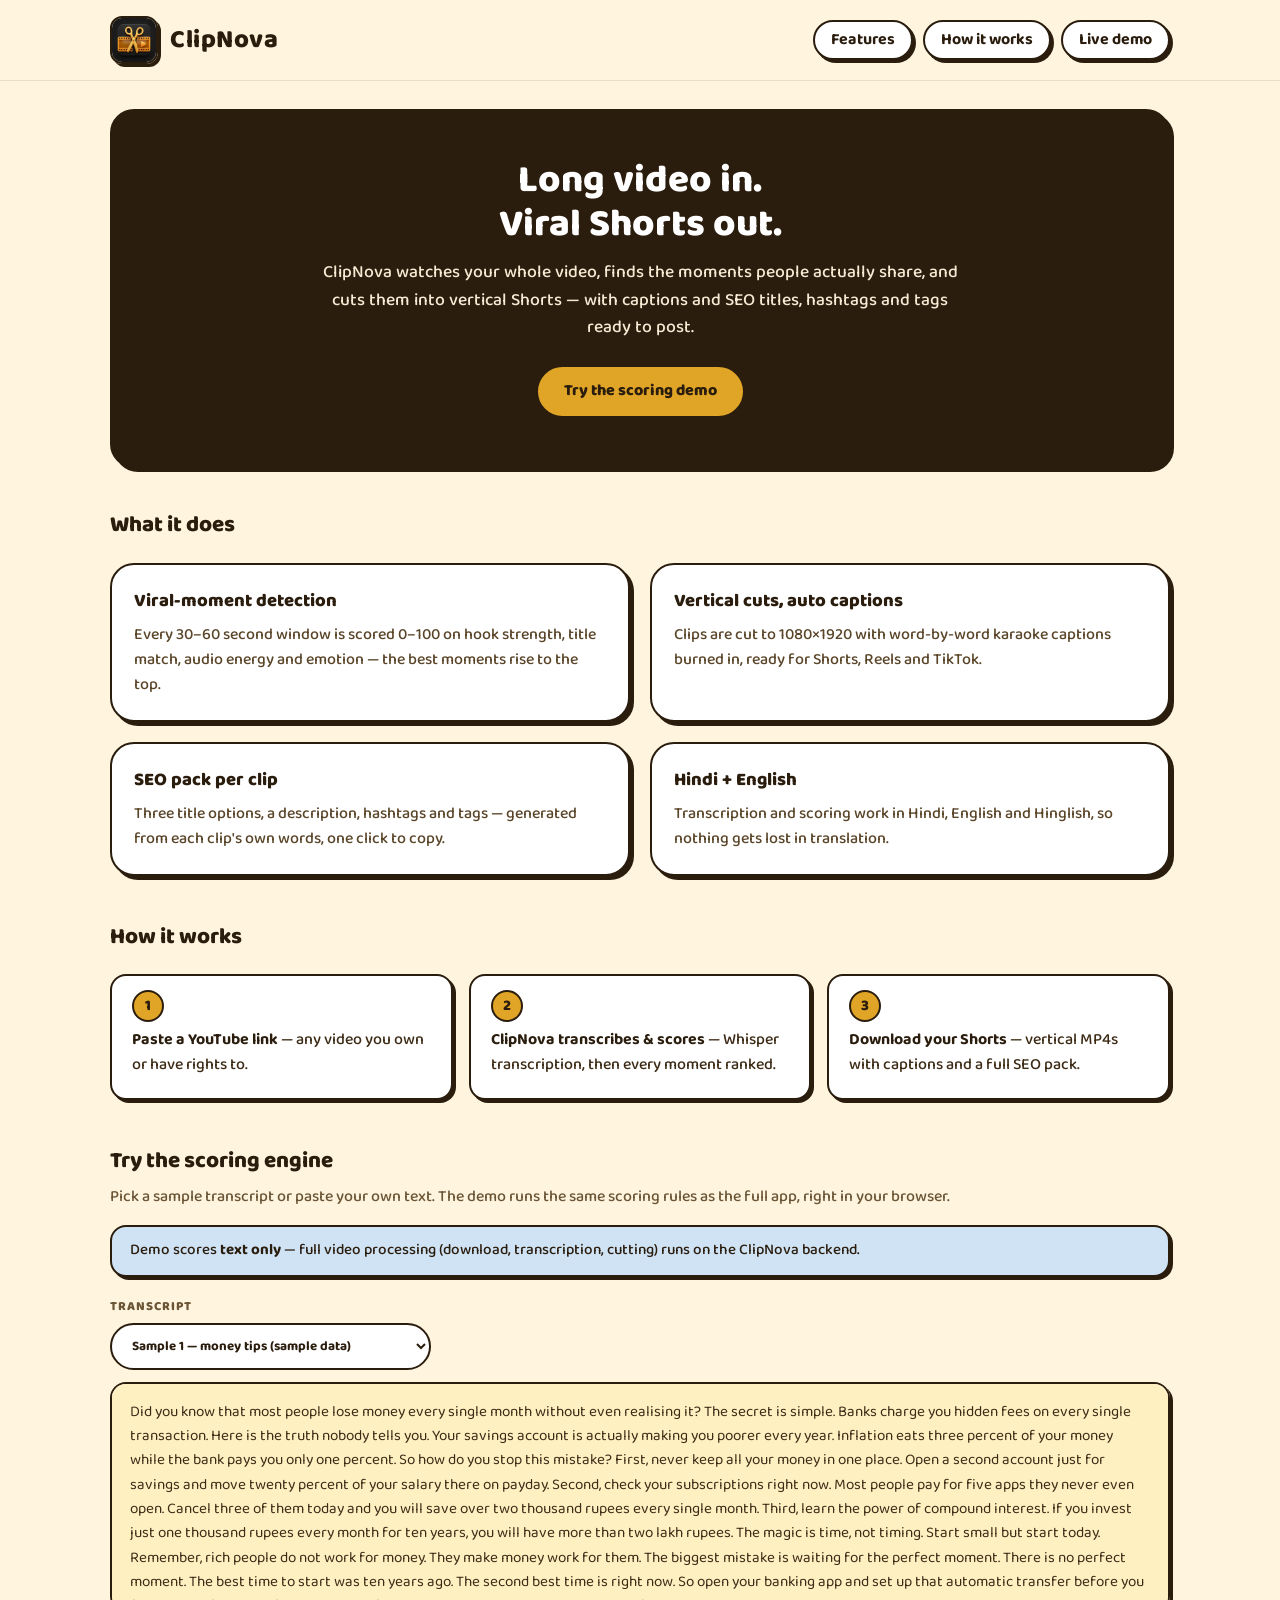
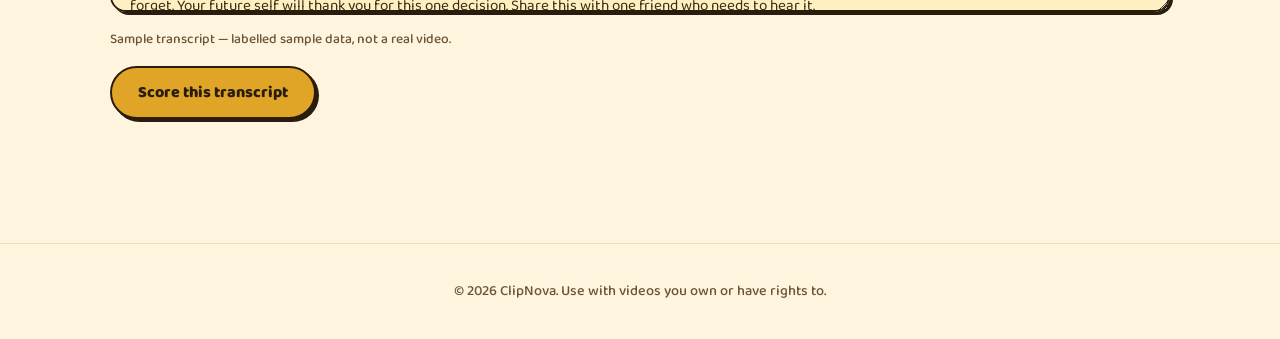
<file: index.html>
<!DOCTYPE html>
<html lang="en">
<head>
  <meta charset="UTF-8">
  <meta name="viewport" content="width=device-width, initial-scale=1.0">
  <title>ClipNova — Turn Long YouTube Videos into Viral Shorts</title>
  <meta name="description" content="ClipNova finds the viral moments in a long YouTube video and cuts them into vertical Shorts with captions and SEO. Try the scoring demo below.">
  <link rel="icon" type="image/webp" href="[data-uri]">
  <link rel="preconnect" href="https://fonts.googleapis.com">
  <link rel="preconnect" href="https://fonts.gstatic.com" crossorigin>
  <link href="https://fonts.googleapis.com/css2?family=Baloo+2:wght@500;600;700;800&display=swap" rel="stylesheet">
  <link rel="stylesheet" href="styles.css">
</head>
<body>
  <header class="site-header">
    <div class="header-inner">
      <a class="brand" href="#">
        <img src="[data-uri]" alt="ClipNova logo" class="brand-logo" width="48" height="48">
        <span class="brand-name">ClipNova</span>
      </a>
      <nav class="nav">
        <a href="#features">Features</a>
        <a href="#how">How it works</a>
        <a href="#demo">Live demo</a>
      </nav>
    </div>
  </header>

  <main>
    <section class="hero">
      <h1>Long video in.<br>Viral Shorts out.</h1>
      <p class="hero-sub">ClipNova watches your whole video, finds the moments people actually
        share, and cuts them into vertical Shorts — with captions and SEO
        titles, hashtags and tags ready to post.</p>
      <a class="btn-primary" href="#demo">Try the scoring demo</a>
    </section>

    <section id="features" class="section">
      <h2>What it does</h2>
      <div class="feature-grid">
        <div class="feature-card">
          <h3>Viral-moment detection</h3>
          <p>Every 30–60 second window is scored 0–100 on hook strength, title
            match, audio energy and emotion — the best moments rise to the top.</p>
        </div>
        <div class="feature-card">
          <h3>Vertical cuts, auto captions</h3>
          <p>Clips are cut to 1080×1920 with word-by-word karaoke captions
            burned in, ready for Shorts, Reels and TikTok.</p>
        </div>
        <div class="feature-card">
          <h3>SEO pack per clip</h3>
          <p>Three title options, a description, hashtags and tags — generated
            from each clip's own words, one click to copy.</p>
        </div>
        <div class="feature-card">
          <h3>Hindi + English</h3>
          <p>Transcription and scoring work in Hindi, English and Hinglish,
            so nothing gets lost in translation.</p>
        </div>
      </div>
    </section>

    <section id="how" class="section">
      <h2>How it works</h2>
      <ol class="steps">
        <li><strong>Paste a YouTube link</strong> — any video you own or have rights to.</li>
        <li><strong>ClipNova transcribes &amp; scores</strong> — Whisper transcription, then every moment ranked.</li>
        <li><strong>Download your Shorts</strong> — vertical MP4s with captions and a full SEO pack.</li>
      </ol>
    </section>

    <section id="demo" class="section">
      <h2>Try the scoring engine</h2>
      <p class="muted">Pick a sample transcript or paste your own text. The demo runs the same
        scoring rules as the full app, right in your browser.</p>
      <p class="demo-note">Demo scores <strong>text only</strong> — full video processing
        (download, transcription, cutting) runs on the ClipNova backend.</p>

      <div class="demo-controls">
        <label for="sample-select">Transcript</label>
        <select id="sample-select">
          <option value="sample1">Sample 1 — money tips (sample data)</option>
          <option value="sample2">Sample 2 — horror story, Hindi (sample data)</option>
          <option value="custom">Paste my own transcript…</option>
        </select>
      </div>
      <textarea id="transcript-input" rows="8"
        placeholder="Paste a transcript here (plain text, sentences separated by periods)…"></textarea>
      <p id="sample-label" class="sample-label">Sample transcript — labelled sample data, not a real video.</p>
      <button id="demo-run" class="btn-primary" type="button">Score this transcript</button>
      <p id="demo-error" class="error hidden" role="alert"></p>
      <div id="demo-results" class="demo-results"></div>
    </section>
  </main>

  <footer class="site-footer">
    <p>&copy; 2026 ClipNova. Use with videos you own or have rights to.</p>
  </footer>

  <script src="demo.js"></script>
</body>
</html>
</file>
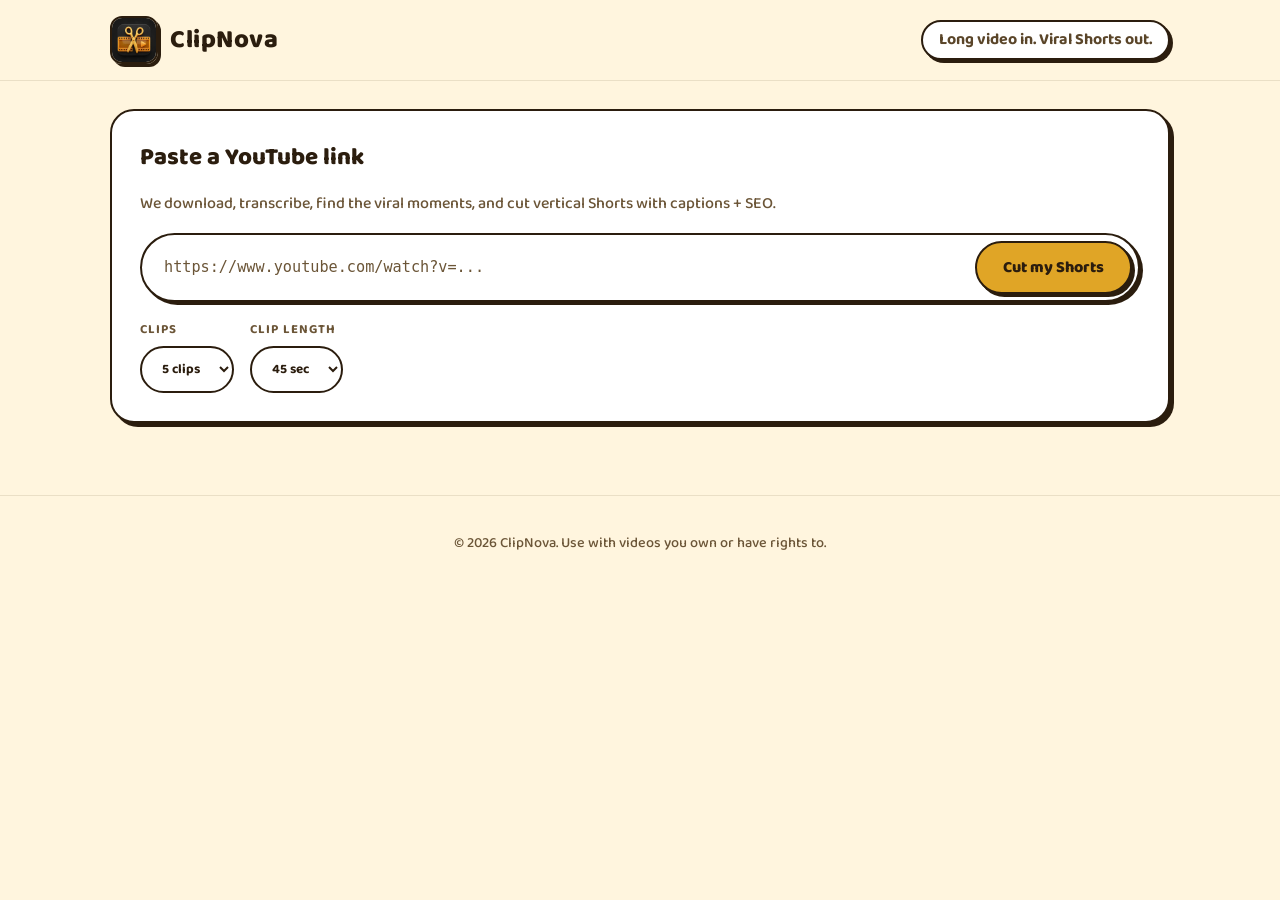
<file: frontend/index.html>
<!DOCTYPE html>
<html lang="en">
<head>
  <meta charset="UTF-8">
  <meta name="viewport" content="width=device-width, initial-scale=1.0">
  <title>ClipNova — Turn Long YouTube Videos into Viral Shorts</title>
  <meta name="description" content="ClipNova cuts long YouTube videos into viral vertical Shorts with auto captions and SEO — titles, hashtags and tags included.">
  <link rel="icon" type="image/webp" href="[data-uri]">
  <link rel="preconnect" href="https://fonts.googleapis.com">
  <link rel="preconnect" href="https://fonts.gstatic.com" crossorigin>
  <link href="https://fonts.googleapis.com/css2?family=Baloo+2:wght@500;600;700;800&display=swap" rel="stylesheet">
  <link rel="stylesheet" href="styles.css">
</head>
<body>
  <header class="site-header">
    <div class="header-inner">
      <a class="brand" href="/">
        <img src="[data-uri]" alt="ClipNova logo" class="brand-logo" width="48" height="48">
        <span class="brand-name">ClipNova</span>
      </a>
      <p class="tagline">Long video in. Viral Shorts out.</p>
    </div>
  </header>

  <main class="container">
    <section class="card" id="job-form-card">
      <h1>Paste a YouTube link</h1>
      <p class="muted">We download, transcribe, find the viral moments, and cut vertical Shorts with captions + SEO.</p>
      <form id="job-form">
        <div class="url-bar">
          <input type="url" id="url" name="url" required
                 placeholder="https://www.youtube.com/watch?v=..."
                 autocomplete="off" spellcheck="false">
          <button type="submit" id="submit-btn" class="btn-primary">Cut my Shorts</button>
        </div>
        <div class="form-row">
          <label>Clips
            <select id="max_clips" name="max_clips">
              <option value="3">3 clips</option>
              <option value="5" selected>5 clips</option>
              <option value="8">8 clips</option>
            </select>
          </label>
          <label>Clip length
            <select id="clip_seconds" name="clip_seconds">
              <option value="30">30 sec</option>
              <option value="45" selected>45 sec</option>
              <option value="60">60 sec</option>
            </select>
          </label>
        </div>
      </form>
      <p id="form-error" class="error hidden" role="alert"></p>
    </section>

    <section class="card card-dark hidden" id="video-card">
      <div class="video-info">
        <img id="video-thumb" alt="" class="video-thumb">
        <div>
          <h2 id="video-title"></h2>
          <p id="video-meta" class="muted"></p>
        </div>
      </div>
    </section>

    <section class="card hidden" id="progress-card">
      <p id="progress-message">Starting...</p>
      <div class="progress-bar"><div id="progress-fill" style="width:0%"></div></div>
      <p id="progress-pct" class="muted">0%</p>
    </section>

    <section id="clips-section" class="hidden">
      <h2>Your clips</h2>
      <div id="clips-grid" class="clips-grid"></div>
    </section>

    <p id="job-error" class="error hidden" role="alert"></p>
  </main>

  <footer class="site-footer">
    <p>&copy; 2026 ClipNova. Use with videos you own or have rights to.</p>
  </footer>

  <script src="app.js"></script>
</body>
</html>
</file>
<file: styles.css>
/* ClipNova landing page — dogechain.com-inspired theme:
   light cream + gold, neo-brutalist sticker cards, hard offset shadows.
   Shared palette/variables with the app UI (frontend/styles.css). */

:root {
  --bg: #FFF5DE;
  --card: #FFFFFF;
  --panel-gold: #FFF0C2;
  --panel-blue: #CFE3F5;
  --dark: #2B1D0E;
  --gold: #E0A526;
  --gold-light: #E8BE5D;
  --ochre: #A86D00;
  --link: #1F5F9E;
  --text: #2B1D0E;
  --body: #3D2B16;
  --body-2: #5A4529;
  --muted: #6B5537;
  --hairline: #EADFC6;
  --hairline-light: #FDF2D9;
  --green: #2E9E5B;
  --error: #B3261E;
  --radius-lg: 24px;
  --radius-md: 16px;
  --radius-sm: 12px;
  --shadow: 4px 4px 0 var(--dark);
  --shadow-sm: 3px 3px 0 var(--dark);
  --font: "Baloo 2", system-ui, -apple-system, "Segoe UI", Roboto, sans-serif;
  --mono: ui-monospace, "SF Mono", "Cascadia Mono", Menlo, Consolas, monospace;
}

* { box-sizing: border-box; }

body {
  margin: 0;
  background: var(--bg);
  color: var(--body);
  font-family: var(--font);
  font-weight: 500;
  line-height: 1.55;
}

.hidden { display: none !important; }
.muted { color: var(--muted); }
a { color: var(--link); }

/* ---- header: transparent on cream, thin tan divider ---- */
.site-header { border-bottom: 1px solid var(--hairline); }
.header-inner {
  max-width: 1100px;
  margin: 0 auto;
  padding: 16px 20px;
  display: flex;
  align-items: center;
  gap: 16px;
  flex-wrap: wrap;
}
.brand { display: flex; align-items: center; gap: 12px; text-decoration: none; color: var(--text); }
.brand-logo { border-radius: 12px; border: 2px solid var(--dark); box-shadow: var(--shadow-sm); }
.brand-name { font-size: 1.6rem; font-weight: 800; letter-spacing: 0.5px; }
.nav { margin-left: auto; display: flex; gap: 10px; flex-wrap: wrap; }
.nav a {
  color: var(--dark);
  text-decoration: none;
  font-weight: 700;
  border: 2px solid var(--dark);
  border-radius: 999px;
  padding: 6px 16px;
  background: var(--card);
  box-shadow: var(--shadow-sm);
}
.nav a:hover { background: var(--panel-gold); }

main { max-width: 1100px; margin: 0 auto; padding: 28px 20px 48px; }

/* ---- dark hero card ---- */
.hero {
  background: var(--dark);
  color: #FFFFFF;
  border: 2px solid var(--dark);
  border-radius: var(--radius-lg);
  box-shadow: var(--shadow);
  padding: 48px 36px;
  text-align: center;
  margin-bottom: 40px;
}
.hero h1 {
  margin: 0 0 12px;
  font-size: 2.4rem;
  font-weight: 800;
  line-height: 1.15;
}
.hero-sub { color: #F5EAD2; max-width: 640px; margin: 0 auto 24px; font-size: 1.1rem; }

/* ---- buttons: pill, 2px dark outline, hard shadow ---- */
.btn-primary {
  display: inline-block;
  padding: 12px 26px;
  border: 2px solid var(--dark);
  border-radius: 999px;
  background: var(--gold);
  color: var(--dark);
  font-family: var(--font);
  font-weight: 800;
  font-size: 1rem;
  cursor: pointer;
  text-decoration: none;
  text-align: center;
  box-shadow: var(--shadow-sm);
  transition: transform 0.08s ease, box-shadow 0.08s ease;
  white-space: nowrap;
}
.btn-primary:hover { transform: translate(-1px, -1px); box-shadow: 4px 4px 0 var(--dark); }
.btn-primary:active { transform: translate(2px, 2px); box-shadow: 1px 1px 0 var(--dark); }

/* ---- sections ---- */
.section { margin-bottom: 44px; }
.section > h2 { font-size: 1.4rem; font-weight: 800; color: var(--text); margin: 0 0 6px; }
.section > .muted { margin-top: 0; }

.feature-grid { display: grid; grid-template-columns: 1fr; gap: 20px; margin-top: 20px; }
@media (min-width: 720px) { .feature-grid { grid-template-columns: 1fr 1fr; } }
.feature-card {
  background: var(--card);
  border: 2px solid var(--dark);
  border-radius: var(--radius-lg);
  box-shadow: var(--shadow);
  padding: 22px;
}
.feature-card h3 { margin: 0 0 8px; font-size: 1.15rem; font-weight: 800; color: var(--text); }
.feature-card p { margin: 0; color: var(--body-2); }

.steps {
  list-style: none;
  counter-reset: step;
  margin: 20px 0 0;
  padding: 0;
  display: grid;
  grid-template-columns: 1fr;
  gap: 16px;
}
@media (min-width: 720px) { .steps { grid-template-columns: 1fr 1fr 1fr; } }
.steps li {
  counter-increment: step;
  background: var(--card);
  border: 2px solid var(--dark);
  border-radius: var(--radius-md);
  box-shadow: var(--shadow-sm);
  padding: 20px;
  position: relative;
  padding-top: 52px;
}
.steps li::before {
  content: counter(step);
  position: absolute;
  top: 14px; left: 20px;
  width: 28px; height: 28px;
  border-radius: 50%;
  background: var(--gold);
  border: 2px solid var(--dark);
  color: var(--dark);
  font-weight: 800;
  font-size: 0.95rem;
  display: flex; align-items: center; justify-content: center;
}
.steps li strong { color: var(--text); }

/* ---- demo ---- */
.demo-note {
  background: var(--panel-blue);
  border: 2px solid var(--dark);
  border-radius: var(--radius-md);
  box-shadow: var(--shadow-sm);
  padding: 12px 18px;
  color: var(--text);
  font-size: 0.95rem;
}
.demo-controls { margin: 20px 0 12px; }
.demo-controls label {
  display: block;
  font-size: 0.8rem; font-weight: 800;
  text-transform: uppercase; letter-spacing: 0.08em;
  color: var(--muted);
  margin-bottom: 6px;
}
.demo-controls select {
  padding: 10px 16px;
  border: 2px solid var(--dark);
  border-radius: 999px;
  background: var(--card);
  color: var(--text);
  font-family: var(--font);
  font-weight: 700;
  cursor: pointer;
  max-width: 100%;
}
#transcript-input {
  width: 100%;
  padding: 16px 18px;
  border: 2px solid var(--dark);
  border-radius: var(--radius-md);
  background: var(--card);
  color: var(--body);
  font-family: var(--font);
  font-size: 0.95rem;
  line-height: 1.6;
  resize: vertical;
  box-shadow: var(--shadow-sm);
}
#transcript-input[readonly] { background: var(--panel-gold); }
.sample-label { font-size: 0.85rem; color: var(--muted); margin: 8px 0 16px; }
#demo-run { margin-bottom: 8px; }
.error { color: var(--error); font-weight: 700; }

.demo-results { display: grid; grid-template-columns: 1fr; gap: 24px; margin-top: 24px; }
@media (min-width: 720px) { .demo-results { grid-template-columns: 1fr 1fr; } }

.clip-card {
  background: var(--card);
  border: 2px solid var(--dark);
  border-radius: var(--radius-lg);
  box-shadow: var(--shadow);
  padding: 22px;
}
.clip-head { display: flex; justify-content: space-between; gap: 12px; align-items: baseline; flex-wrap: wrap; }
.clip-head h3 { margin: 0; font-family: var(--mono); font-size: 1rem; font-weight: 800; color: var(--text); }
.clip-score { color: var(--ochre); font-weight: 800; white-space: nowrap; font-family: var(--mono); }
.score-bar {
  height: 12px;
  background: var(--panel-gold);
  border: 2px solid var(--dark);
  border-radius: 999px;
  margin: 12px 0;
  overflow: hidden;
}
.score-fill { height: 100%; background: var(--gold); }
.clip-reason { color: var(--ochre); font-weight: 700; margin: 0 0 8px; }
.clip-text { margin: 0 0 16px; color: var(--body-2); font-style: italic; }
.seo-panel h4 {
  margin: 0 0 6px;
  font-size: 0.8rem; font-weight: 800;
  text-transform: uppercase; letter-spacing: 0.08em;
  color: var(--muted);
}
.seo-row { padding: 9px 4px; border-bottom: 1px solid var(--hairline); font-size: 0.92rem; }
.seo-row:last-child { border-bottom: none; }
.seo-row:hover { background: var(--panel-gold); }
.demo-card-note { font-size: 0.85rem; margin: 12px 0 0; }

/* ---- footer: cream, thin tan rule ---- */
.site-footer {
  border-top: 1px solid var(--hairline);
  text-align: center;
  color: var(--muted);
  padding: 22px 20px;
  font-size: 0.9rem;
}
</file>
<file: frontend/styles.css>
/* ClipNova app UI — dogechain.com-inspired theme:
   light cream + gold, neo-brutalist sticker cards, hard offset shadows.
   Palette/fonts inspected live from dogechain.com. */

:root {
  --bg: #FFF5DE;
  --card: #FFFFFF;
  --panel-gold: #FFF0C2;
  --panel-blue: #CFE3F5;
  --dark: #2B1D0E;
  --gold: #E0A526;
  --gold-light: #E8BE5D;
  --ochre: #A86D00;
  --link: #1F5F9E;
  --text: #2B1D0E;
  --body: #3D2B16;
  --body-2: #5A4529;
  --muted: #6B5537;
  --hairline: #EADFC6;
  --hairline-light: #FDF2D9;
  --green: #2E9E5B;
  --error: #B3261E;
  --radius-lg: 24px;
  --radius-md: 16px;
  --radius-sm: 12px;
  --shadow: 4px 4px 0 var(--dark);
  --shadow-sm: 3px 3px 0 var(--dark);
  --font: "Baloo 2", system-ui, -apple-system, "Segoe UI", Roboto, sans-serif;
  --mono: ui-monospace, "SF Mono", "Cascadia Mono", Menlo, Consolas, monospace;
}

* { box-sizing: border-box; }

body {
  margin: 0;
  background: var(--bg);
  color: var(--body);
  font-family: var(--font);
  font-weight: 500;
  line-height: 1.55;
}

.hidden { display: none !important; }
.muted { color: var(--muted); }
a { color: var(--link); }

/* ---- header: transparent on cream, thin tan divider ---- */
.site-header { border-bottom: 1px solid var(--hairline); }
.header-inner {
  max-width: 1100px;
  margin: 0 auto;
  padding: 16px 20px;
  display: flex;
  align-items: center;
  gap: 16px;
  flex-wrap: wrap;
}
.brand { display: flex; align-items: center; gap: 12px; text-decoration: none; color: var(--text); }
.brand-logo { border-radius: 12px; border: 2px solid var(--dark); box-shadow: var(--shadow-sm); }
.brand-name { font-size: 1.6rem; font-weight: 800; letter-spacing: 0.5px; }
.tagline {
  margin: 0 0 0 auto;
  color: var(--body-2);
  font-weight: 700;
  border: 2px solid var(--dark);
  border-radius: 999px;
  padding: 6px 16px;
  background: var(--card);
  box-shadow: var(--shadow-sm);
}

.container { max-width: 1100px; margin: 0 auto; padding: 28px 20px 48px; }

/* ---- cards: white, 2px dark border, hard offset shadow ---- */
.card {
  background: var(--card);
  border: 2px solid var(--dark);
  border-radius: var(--radius-lg);
  box-shadow: var(--shadow);
  padding: 28px;
  margin-bottom: 24px;
}
.card h1 { margin: 0 0 8px; font-size: 1.5rem; font-weight: 800; color: var(--text); }
.card h2 { margin: 0 0 8px; font-size: 1.3rem; font-weight: 800; color: var(--text); }
#clips-section > h2 { font-size: 1.4rem; font-weight: 800; color: var(--text); margin: 8px 0 20px; }

/* dark hero card: video info */
.card-dark { background: var(--dark); color: #FFFFFF; }
.card-dark h2 { color: #FFFFFF; }
.card-dark .muted { color: var(--gold-light); }

/* ---- URL bar: white pill, gold pill button attached right ---- */
.url-bar {
  display: flex;
  gap: 8px;
  align-items: center;
  background: var(--card);
  border: 2px solid var(--dark);
  border-radius: 999px;
  padding: 6px 6px 6px 20px;
  box-shadow: var(--shadow-sm);
  margin-top: 16px;
}
.url-bar input[type="url"] {
  flex: 1;
  min-width: 0;
  border: none;
  outline: none;
  background: transparent;
  color: var(--text);
  font-family: var(--mono);
  font-size: 0.95rem;
}
.url-bar input::placeholder { color: var(--muted); }

.form-row { display: flex; gap: 16px; margin-top: 18px; flex-wrap: wrap; align-items: end; }
.form-row label {
  display: flex; flex-direction: column; gap: 6px;
  font-size: 0.8rem; font-weight: 700;
  text-transform: uppercase; letter-spacing: 0.08em;
  color: var(--muted);
}
.form-row select {
  padding: 10px 16px;
  border: 2px solid var(--dark);
  border-radius: 999px;
  background: var(--card);
  color: var(--text);
  font-family: var(--font);
  font-weight: 700;
  cursor: pointer;
}

/* ---- buttons: pill, 2px dark outline, hard shadow ---- */
.btn-primary {
  display: inline-block;
  padding: 12px 26px;
  border: 2px solid var(--dark);
  border-radius: 999px;
  background: var(--gold);
  color: var(--dark);
  font-family: var(--font);
  font-weight: 800;
  font-size: 1rem;
  cursor: pointer;
  text-decoration: none;
  text-align: center;
  box-shadow: var(--shadow-sm);
  transition: transform 0.08s ease, box-shadow 0.08s ease;
  white-space: nowrap;
}
.btn-primary:hover { transform: translate(-1px, -1px); box-shadow: 4px 4px 0 var(--dark); }
.btn-primary:active { transform: translate(2px, 2px); box-shadow: 1px 1px 0 var(--dark); }
.btn-primary:disabled { opacity: 0.6; cursor: default; transform: none; }

.error { color: var(--error); font-weight: 700; margin-top: 12px; }

/* ---- video info ---- */
.video-info { display: flex; gap: 16px; align-items: flex-start; flex-wrap: wrap; }
.video-thumb { width: 180px; border-radius: var(--radius-md); border: 2px solid var(--gold); }
.video-thumb[src=""] { display: none; }
.video-info .muted { font-family: var(--mono); font-size: 0.9rem; }

/* ---- progress: green live dot, gold bar ---- */
#progress-message { font-weight: 700; color: var(--text); margin: 0 0 12px; }
#progress-message::before {
  content: "";
  display: inline-block;
  width: 10px; height: 10px;
  border-radius: 50%;
  background: var(--green);
  margin-right: 8px;
  animation: pulse 1.2s ease-in-out infinite;
}
@keyframes pulse { 0%, 100% { opacity: 1; } 50% { opacity: 0.35; } }
.progress-bar {
  height: 14px;
  background: var(--panel-gold);
  border: 2px solid var(--dark);
  border-radius: 999px;
  overflow: hidden;
}
#progress-fill { height: 100%; background: var(--gold); transition: width 0.4s ease; }
#progress-pct { font-family: var(--mono); margin: 8px 0 0; }

/* ---- clips grid ---- */
.clips-grid { display: grid; grid-template-columns: 1fr; gap: 24px; }
@media (min-width: 720px) { .clips-grid { grid-template-columns: 1fr 1fr; } }

.clip-card {
  background: var(--card);
  border: 2px solid var(--dark);
  border-radius: var(--radius-lg);
  box-shadow: var(--shadow);
  padding: 22px;
}
.clip-head { display: flex; justify-content: space-between; gap: 12px; align-items: baseline; flex-wrap: wrap; }
.clip-head h3 { margin: 0; font-size: 1.1rem; font-weight: 800; color: var(--text); font-family: var(--mono); font-size: 1rem; }
.clip-score { color: var(--ochre); font-weight: 800; white-space: nowrap; font-family: var(--mono); }
.score-bar {
  height: 12px;
  background: var(--panel-gold);
  border: 2px solid var(--dark);
  border-radius: 999px;
  margin: 12px 0;
  overflow: hidden;
}
.score-fill { height: 100%; background: var(--gold); }
.clip-reason { color: var(--ochre); font-weight: 700; margin: 0 0 8px; }
.clip-text { margin: 0 0 16px; color: var(--body-2); font-style: italic; }

.seo-block { margin-bottom: 14px; }
.seo-block h4 {
  margin: 0 0 6px;
  font-size: 0.8rem; font-weight: 800;
  text-transform: uppercase; letter-spacing: 0.08em;
  color: var(--muted);
}
.seo-row {
  display: flex; justify-content: space-between; gap: 10px; align-items: center;
  padding: 9px 4px;
  border-bottom: 1px solid var(--hairline);
  font-size: 0.92rem;
}
.seo-row:last-child { border-bottom: none; }
.seo-row:hover { background: var(--panel-gold); }
.btn-copy, .btn-copy-all {
  background: var(--card);
  border: 2px solid var(--dark);
  color: var(--dark);
  border-radius: 999px;
  padding: 4px 12px;
  font-family: var(--font);
  font-weight: 700;
  font-size: 0.85rem;
  cursor: pointer;
  white-space: nowrap;
}
.btn-copy-all { background: var(--gold); margin-top: 6px; }
.btn-download { width: 100%; margin-top: 8px; }

/* ---- footer: cream, thin tan rule ---- */
.site-footer {
  border-top: 1px solid var(--hairline);
  text-align: center;
  color: var(--muted);
  padding: 22px 20px;
  font-size: 0.9rem;
}
</file>
